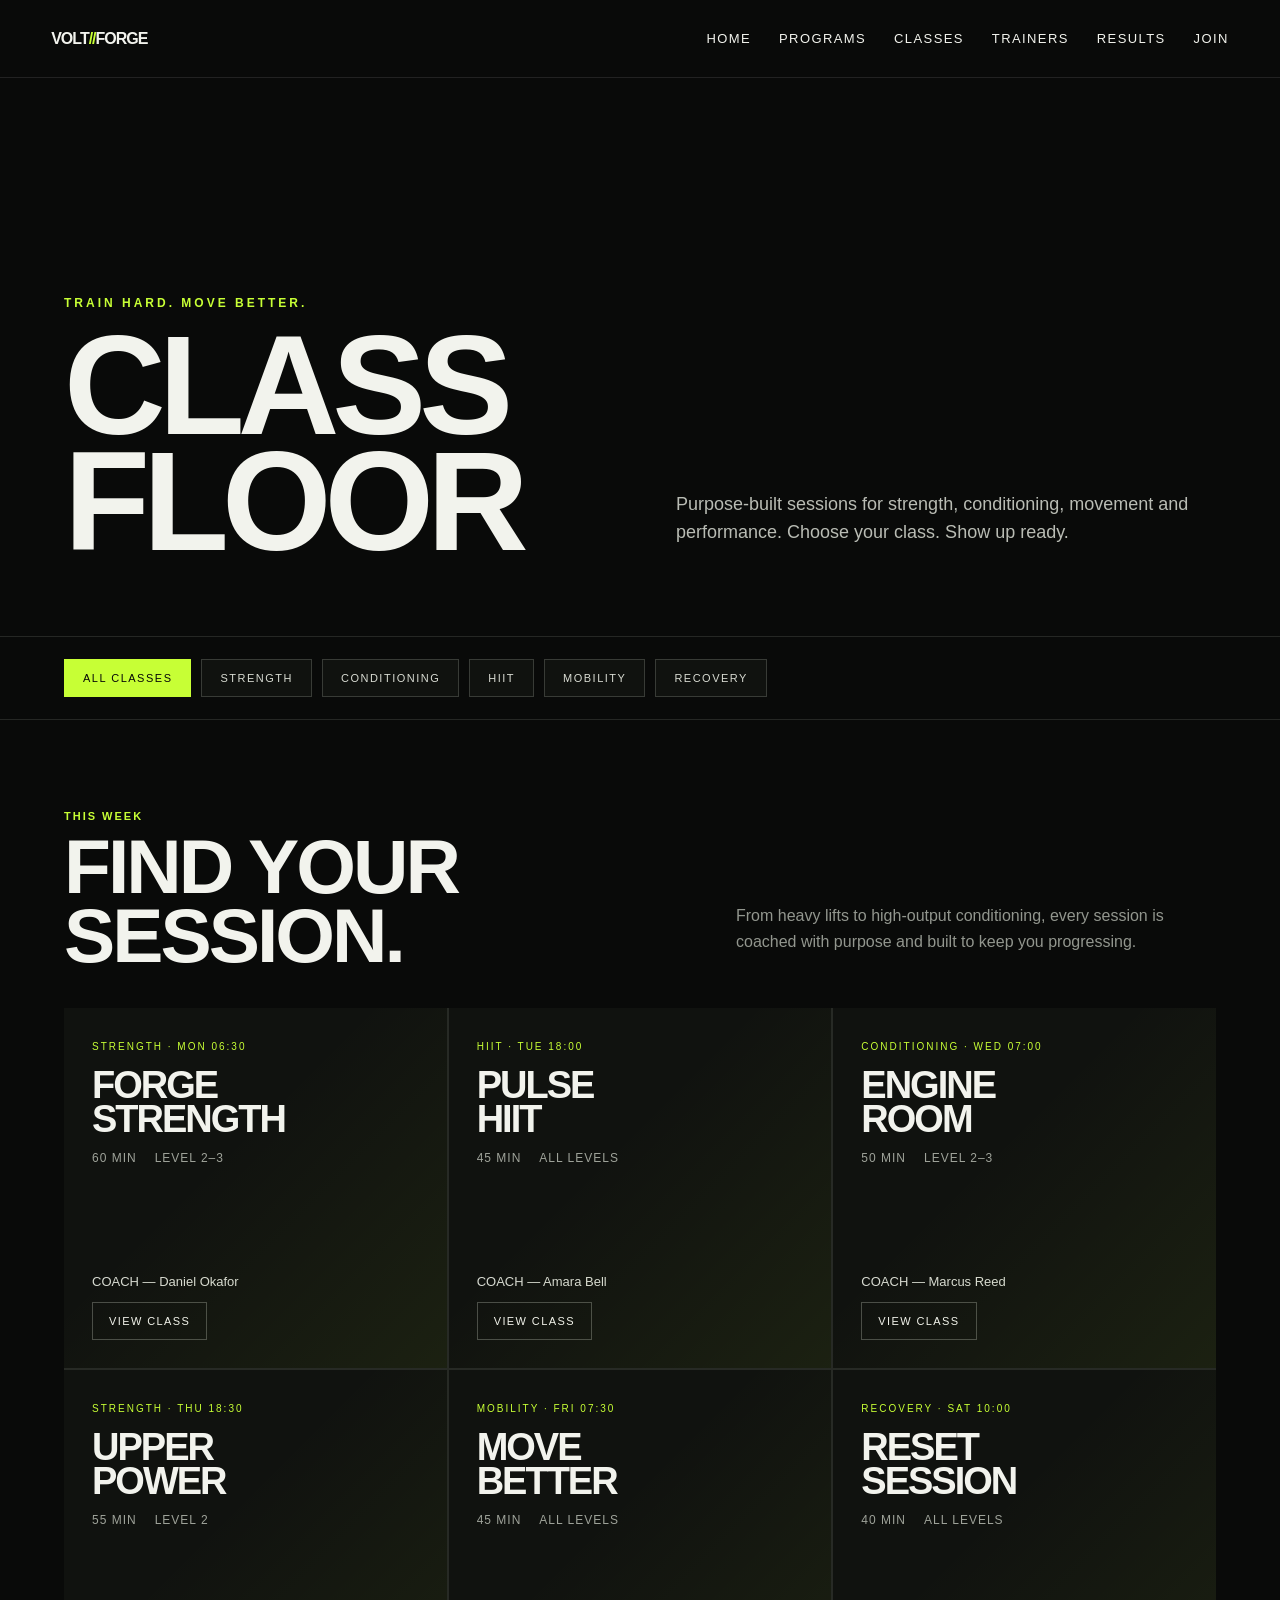
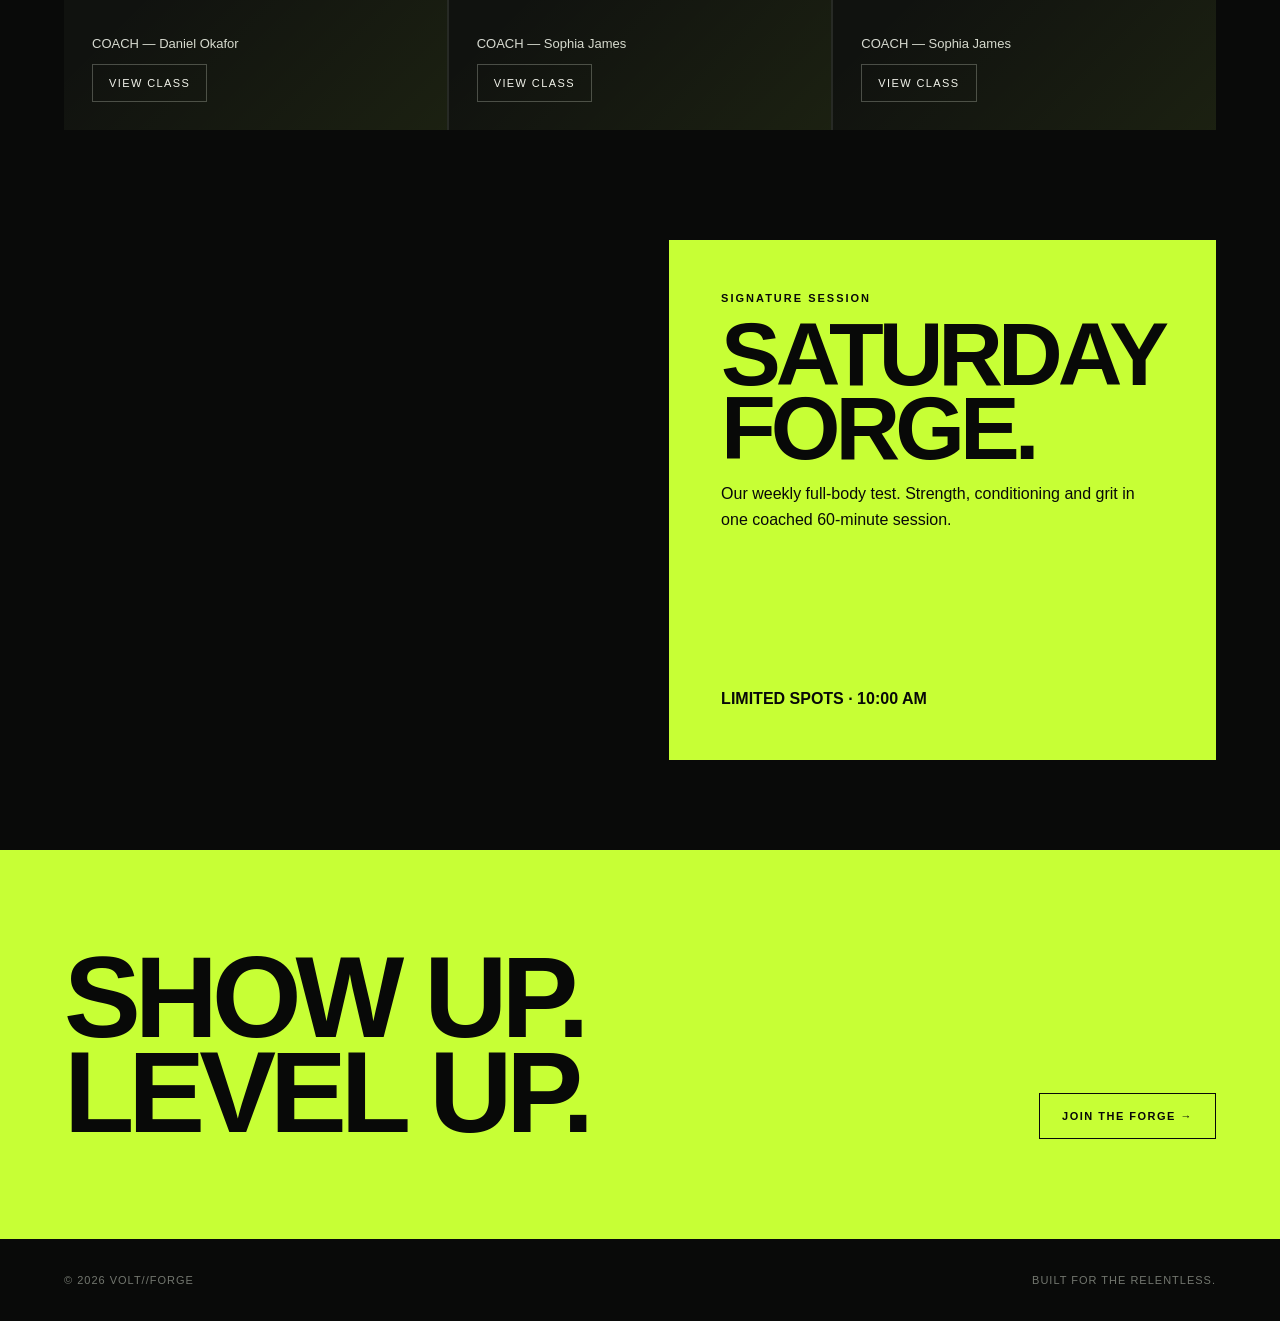
<file: classes.html>
<!doctype html>
<html lang="en">
<head>
<meta charset="utf-8">
<meta name="viewport" content="width=device-width,initial-scale=1">
<title>VOLT//FORGE — Classes</title>
<style>
*{box-sizing:border-box}html{scroll-behavior:smooth}body{margin:0;background:#090a09;color:#f2f3ed;font-family:Arial,Helvetica,sans-serif}
a{color:inherit;text-decoration:none}button{font:inherit}.nav{height:78px;padding:0 4vw;display:flex;align-items:center;justify-content:space-between;border-bottom:1px solid #222;background:#090a09;position:sticky;top:0;z-index:20}
.logo{font-weight:900;letter-spacing:-1px}.logo span{color:#c7ff35}.links{display:flex;gap:28px;font-size:13px;text-transform:uppercase;letter-spacing:1.4px}.links a:hover{color:#c7ff35}.menu{display:none;border:0;background:none;color:inherit;cursor:pointer}
.hero{min-height:62vh;padding:9vw 5vw 6vw;display:flex;align-items:end;justify-content:space-between;background:linear-gradient(90deg,#090a09 0%,#090a09dd 48%,#090a0940),url('https://images.unsplash.com/photo-1534438327276-14e5300c3a48?auto=format&fit=crop&w=2200&q=85') center/cover}
.kicker{color:#c7ff35;font-size:12px;letter-spacing:3px;font-weight:800}.hero h1{font-size:clamp(64px,11vw,170px);line-height:.82;margin:18px 0 0;letter-spacing:-7px;text-transform:uppercase}.hero p{max-width:540px;color:#b9bcb4;font-size:18px;line-height:1.6;margin:0 0 12px}
.bar{padding:22px 5vw;border-block:1px solid #252724;display:flex;gap:10px;overflow:auto}.filter{border:1px solid #383b36;background:#10120f;color:#d8dbd2;padding:12px 18px;text-transform:uppercase;font-size:11px;letter-spacing:1.5px;white-space:nowrap;cursor:pointer}.filter.active,.filter:hover{background:#c7ff35;color:#080908;border-color:#c7ff35}
.section{padding:90px 5vw}.section-head{display:flex;align-items:end;justify-content:space-between;gap:30px;margin-bottom:38px}.eyebrow{font-size:11px;color:#c7ff35;letter-spacing:2px;font-weight:800}.section h2{font-size:clamp(38px,6vw,84px);line-height:.9;letter-spacing:-3px;margin:10px 0 0;text-transform:uppercase}.muted{color:#92968e;max-width:480px;line-height:1.6}
.grid{display:grid;grid-template-columns:repeat(3,1fr);gap:2px;background:#272a25}.card{background:#10120f;min-height:360px;padding:28px;display:flex;flex-direction:column;justify-content:space-between;position:relative;overflow:hidden}.card:after{content:"";position:absolute;inset:0;background:linear-gradient(135deg,transparent 40%,#c7ff3510);pointer-events:none}.tag{font-size:10px;letter-spacing:2px;text-transform:uppercase;color:#c7ff35}.card h3{font-size:38px;line-height:.9;letter-spacing:-2px;text-transform:uppercase;margin:14px 0}.meta{display:flex;gap:18px;color:#9fa39a;font-size:12px;text-transform:uppercase;letter-spacing:1px}.coach{font-size:13px;color:#d7dad1}.card button{align-self:flex-start;border:1px solid #4a4d47;background:transparent;color:#f2f3ed;padding:12px 16px;text-transform:uppercase;font-size:11px;letter-spacing:1.4px;cursor:pointer}.card button:hover{background:#c7ff35;color:#080908;border-color:#c7ff35}
.feature{display:grid;grid-template-columns:1.3fr .7fr;min-height:520px}.feature-img{background:url('https://images.unsplash.com/photo-1581009146145-b5ef050c2e1e?auto=format&fit=crop&w=1600&q=85') center/cover}.feature-copy{padding:52px;background:#c7ff35;color:#080908;display:flex;flex-direction:column;justify-content:space-between}.feature-copy h3{font-size:clamp(48px,7vw,100px);line-height:.82;letter-spacing:-5px;margin:14px 0;text-transform:uppercase}.feature-copy p{font-size:16px;line-height:1.6;max-width:480px}.cta{padding:100px 5vw;background:#c7ff35;color:#080908;display:flex;justify-content:space-between;align-items:end;gap:40px}.cta h2{font-size:clamp(50px,9vw,130px);line-height:.82;letter-spacing:-6px;margin:0;text-transform:uppercase}.cta a{border:1px solid #080908;padding:16px 22px;text-transform:uppercase;font-size:11px;letter-spacing:1.5px;font-weight:800}
.footer{padding:35px 5vw;display:flex;justify-content:space-between;color:#73776f;font-size:11px;text-transform:uppercase;letter-spacing:1px}
.modal{position:fixed;inset:0;background:#000b;display:none;align-items:center;justify-content:center;z-index:40;padding:20px}.modal.show{display:flex}.modal-box{width:min(680px,100%);background:#11130f;border:1px solid #3b3e38;padding:36px}.close{float:right;background:none;border:0;color:#fff;font-size:25px;cursor:pointer}.modal h3{font-size:54px;line-height:.9;text-transform:uppercase;margin:30px 0 15px}.modal p{color:#aeb2a9;line-height:1.7}.book{margin-top:20px;background:#c7ff35;border:0;padding:15px 20px;font-weight:800;text-transform:uppercase;cursor:pointer}
@media(max-width:800px){.links{display:none}.links.mobile-open{display:flex;position:absolute;top:78px;left:15px;right:15px;flex-direction:column;gap:18px;padding:20px;background:#10120f;border:1px solid #30342e;z-index:30}.menu{display:block}.hero{min-height:70vh;padding:18vw 6vw 10vw}.hero h1{letter-spacing:-4px}.grid{grid-template-columns:1fr}.feature{grid-template-columns:1fr}.feature-img{min-height:400px}.section-head{display:block}.cta{display:block}.cta a{display:inline-block;margin-top:30px}.footer{display:block;line-height:2}}
</style>
</head>
<body>
<nav class="nav"><a class="logo" href="index.html">VOLT<span>//</span>FORGE</a><div class="links"><a href="index.html">Home</a><a href="programs.html">Programs</a><a class="active" href="classes.html">Classes</a><a href="trainers.html">Trainers</a><a href="results.html">Results</a><a href="join.html">Join</a></div><button class="menu" aria-label="Open menu">MENU</button></nav>

<header class="hero">
<div><div class="kicker">TRAIN HARD. MOVE BETTER.</div><h1>CLASS<br>FLOOR</h1></div>
<p>Purpose-built sessions for strength, conditioning, movement and performance. Choose your class. Show up ready.</p>
</header>

<div class="bar" id="filters">
<button class="filter active" data-filter="all">All classes</button><button class="filter" data-filter="strength">Strength</button><button class="filter" data-filter="conditioning">Conditioning</button><button class="filter" data-filter="hiit">HIIT</button><button class="filter" data-filter="mobility">Mobility</button><button class="filter" data-filter="recovery">Recovery</button>
</div>

<section class="section">
<div class="section-head"><div><div class="eyebrow">THIS WEEK</div><h2>Find your<br>session.</h2></div><p class="muted">From heavy lifts to high-output conditioning, every session is coached with purpose and built to keep you progressing.</p></div>
<div class="grid" id="classGrid">
<article class="card" data-type="strength"><div><span class="tag">Strength · Mon 06:30</span><h3>Forge<br>Strength</h3><div class="meta"><span>60 MIN</span><span>LEVEL 2–3</span></div></div><div><p class="coach">COACH — Daniel Okafor</p><button onclick="openModal('Forge Strength','Heavy compound movements, controlled volume and progressive overload.')">View class</button></div></article>
<article class="card" data-type="hiit"><div><span class="tag">HIIT · Tue 18:00</span><h3>Pulse<br>HIIT</h3><div class="meta"><span>45 MIN</span><span>ALL LEVELS</span></div></div><div><p class="coach">COACH — Amara Bell</p><button onclick="openModal('Pulse HIIT','Short, sharp intervals combining cardio, strength and athletic movement.')">View class</button></div></article>
<article class="card" data-type="conditioning"><div><span class="tag">Conditioning · Wed 07:00</span><h3>Engine<br>Room</h3><div class="meta"><span>50 MIN</span><span>LEVEL 2–3</span></div></div><div><p class="coach">COACH — Marcus Reed</p><button onclick="openModal('Engine Room','Build work capacity through sleds, carries, intervals and full-body circuits.')">View class</button></div></article>
<article class="card" data-type="strength"><div><span class="tag">Strength · Thu 18:30</span><h3>Upper<br>Power</h3><div class="meta"><span>55 MIN</span><span>LEVEL 2</span></div></div><div><p class="coach">COACH — Daniel Okafor</p><button onclick="openModal('Upper Power','A focused upper-body strength session built around pressing, pulling and loaded carries.')">View class</button></div></article>
<article class="card" data-type="mobility"><div><span class="tag">Mobility · Fri 07:30</span><h3>Move<br>Better</h3><div class="meta"><span>45 MIN</span><span>ALL LEVELS</span></div></div><div><p class="coach">COACH — Sophia James</p><button onclick="openModal('Move Better','Restore range, control and quality of movement with guided mobility work.')">View class</button></div></article>
<article class="card" data-type="recovery"><div><span class="tag">Recovery · Sat 10:00</span><h3>Reset<br>Session</h3><div class="meta"><span>40 MIN</span><span>ALL LEVELS</span></div></div><div><p class="coach">COACH — Sophia James</p><button onclick="openModal('Reset Session','Breathing, mobility and low-intensity movement designed to help you recover.')">View class</button></div></article>
</div>
</section>

<section class="section" style="padding-top:20px"><div class="feature"><div class="feature-img"></div><div class="feature-copy"><div><div class="eyebrow" style="color:#080908">SIGNATURE SESSION</div><h3>Saturday<br>Forge.</h3><p>Our weekly full-body test. Strength, conditioning and grit in one coached 60-minute session.</p></div><strong>LIMITED SPOTS · 10:00 AM</strong></div></div></section>

<section class="cta"><h2>Show up.<br>Level up.</h2><a href="join.html">Join the forge →</a></section>
<footer class="footer"><span>© 2026 VOLT//FORGE</span><span>Built for the relentless.</span></footer>

<div class="modal" id="modal"><div class="modal-box"><button class="close" onclick="closeModal()">×</button><div class="eyebrow">CLASS DETAILS</div><h3 id="modalTitle"></h3><p id="modalText"></p><button class="book" onclick="alert('Demo booking confirmed — frontend only.')">Book this class</button></div></div>
<script>
const buttons=[...document.querySelectorAll('.filter')], cards=[...document.querySelectorAll('.card')];
buttons.forEach(b=>b.onclick=()=>{buttons.forEach(x=>x.classList.remove('active'));b.classList.add('active');const f=b.dataset.filter;cards.forEach(c=>c.style.display=f==='all'||c.dataset.type===f?'flex':'none')});
function openModal(t,d){document.getElementById('modalTitle').textContent=t;document.getElementById('modalText').textContent=d;document.getElementById('modal').classList.add('show')}
function closeModal(){document.getElementById('modal').classList.remove('show')}
document.getElementById('modal').addEventListener('click',e=>{if(e.target.id==='modal')closeModal()});
const menu=document.querySelector('.menu'),links=document.querySelector('.links');menu?.addEventListener('click',()=>links?.classList.toggle('mobile-open'));links?.querySelectorAll('a').forEach(a=>a.addEventListener('click',()=>links.classList.remove('mobile-open')));</script>
</body></html>
</file>
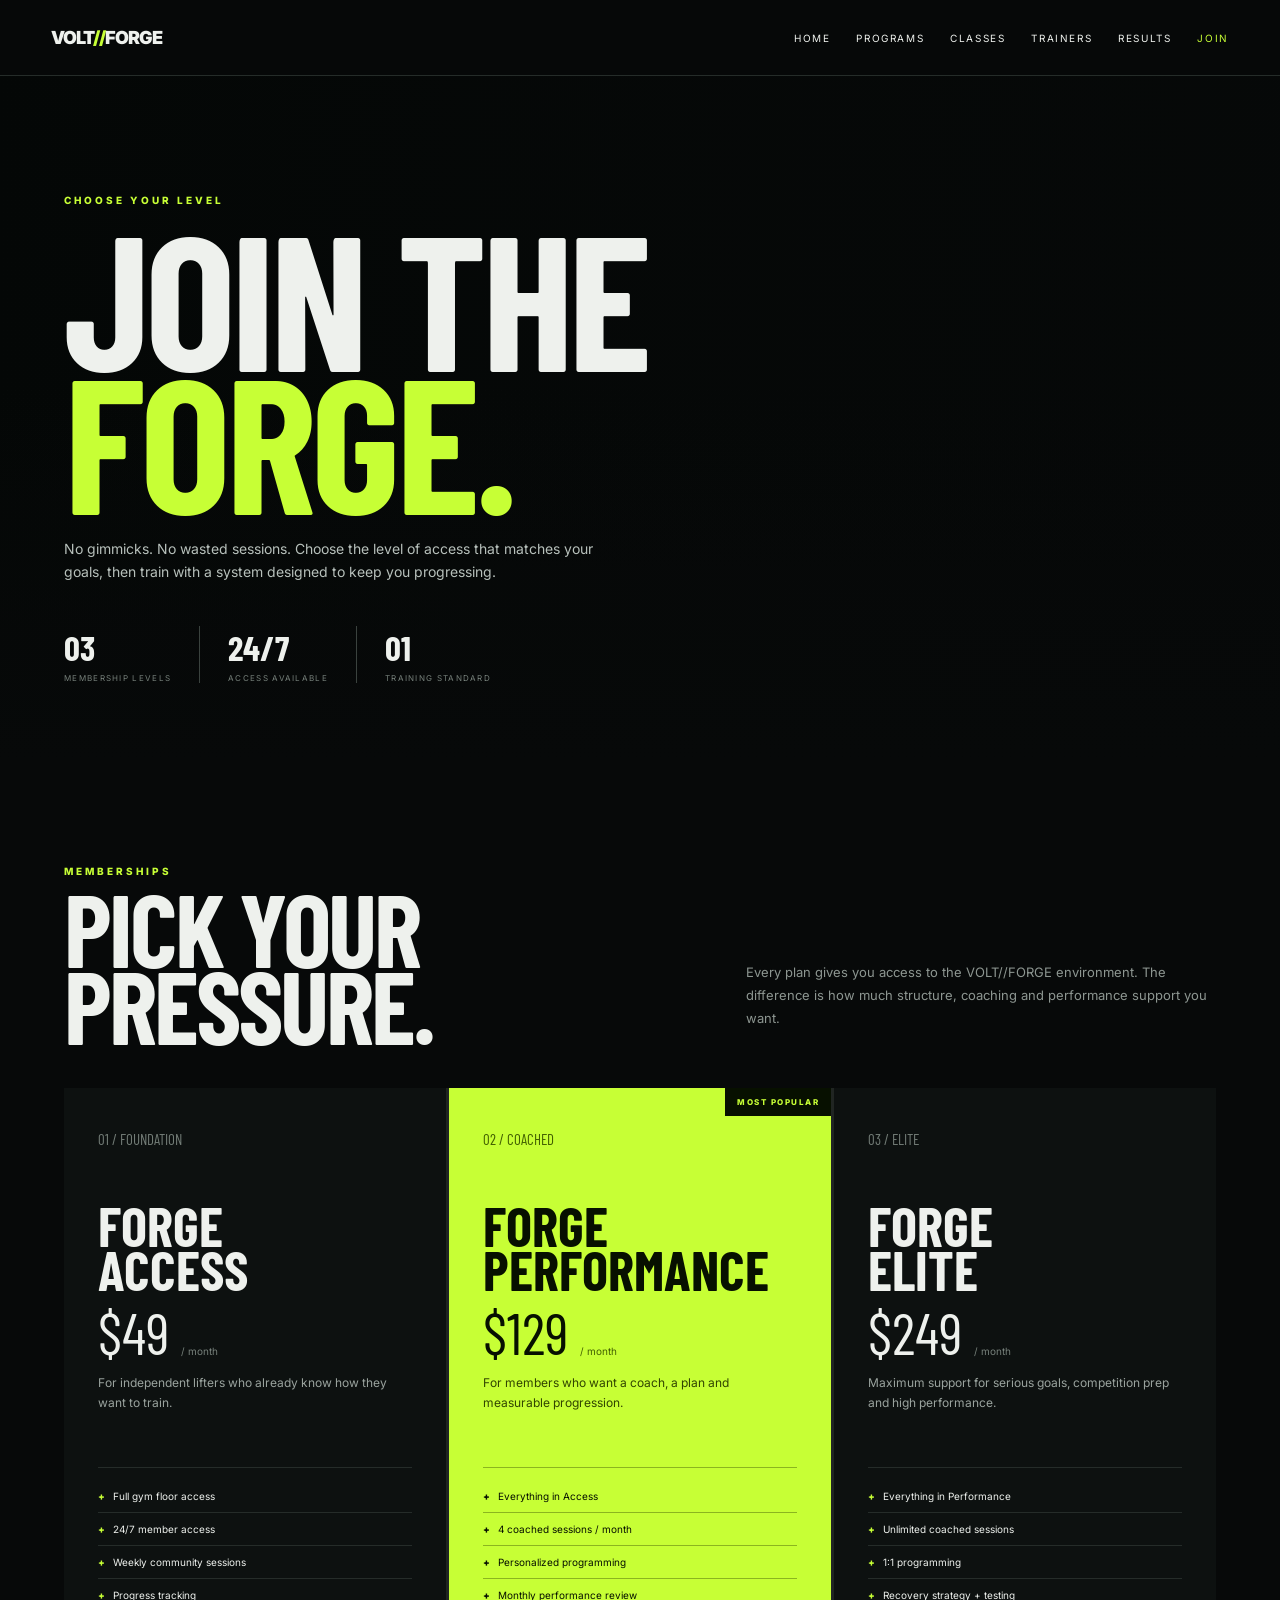
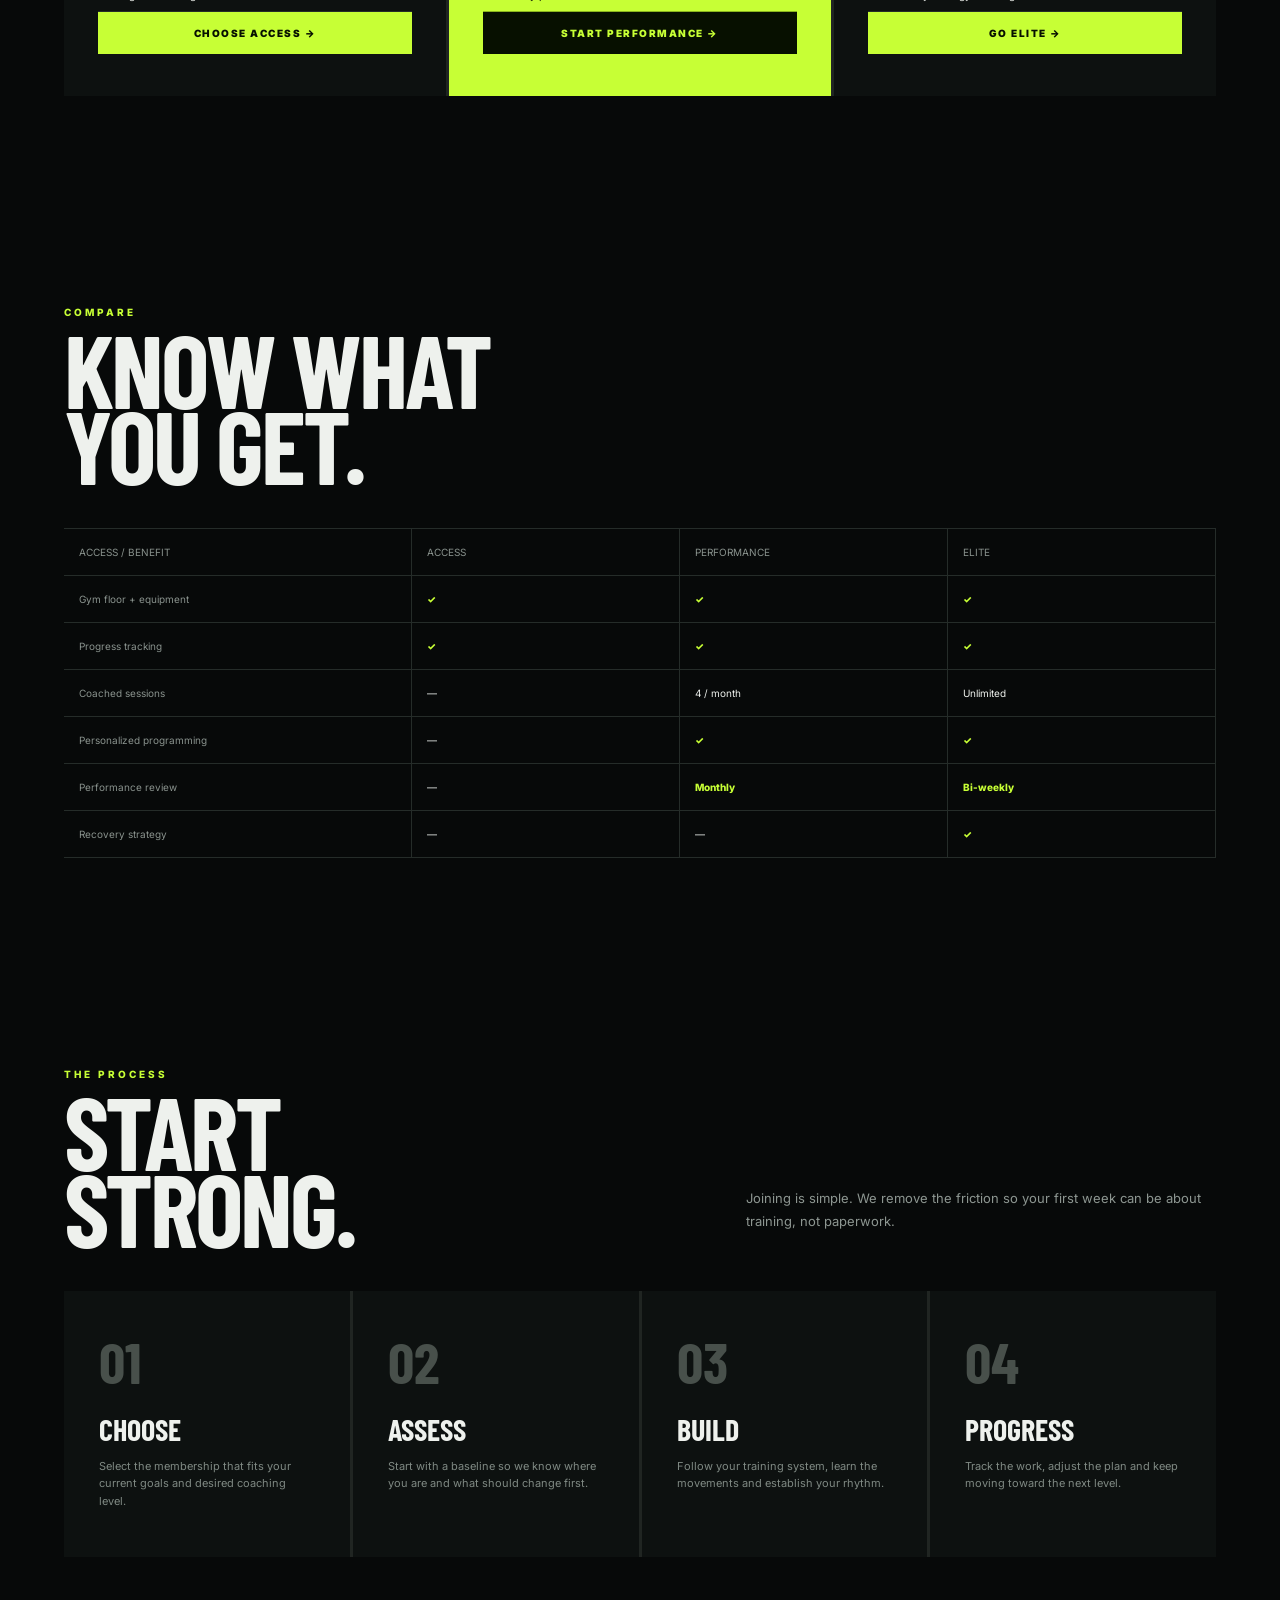
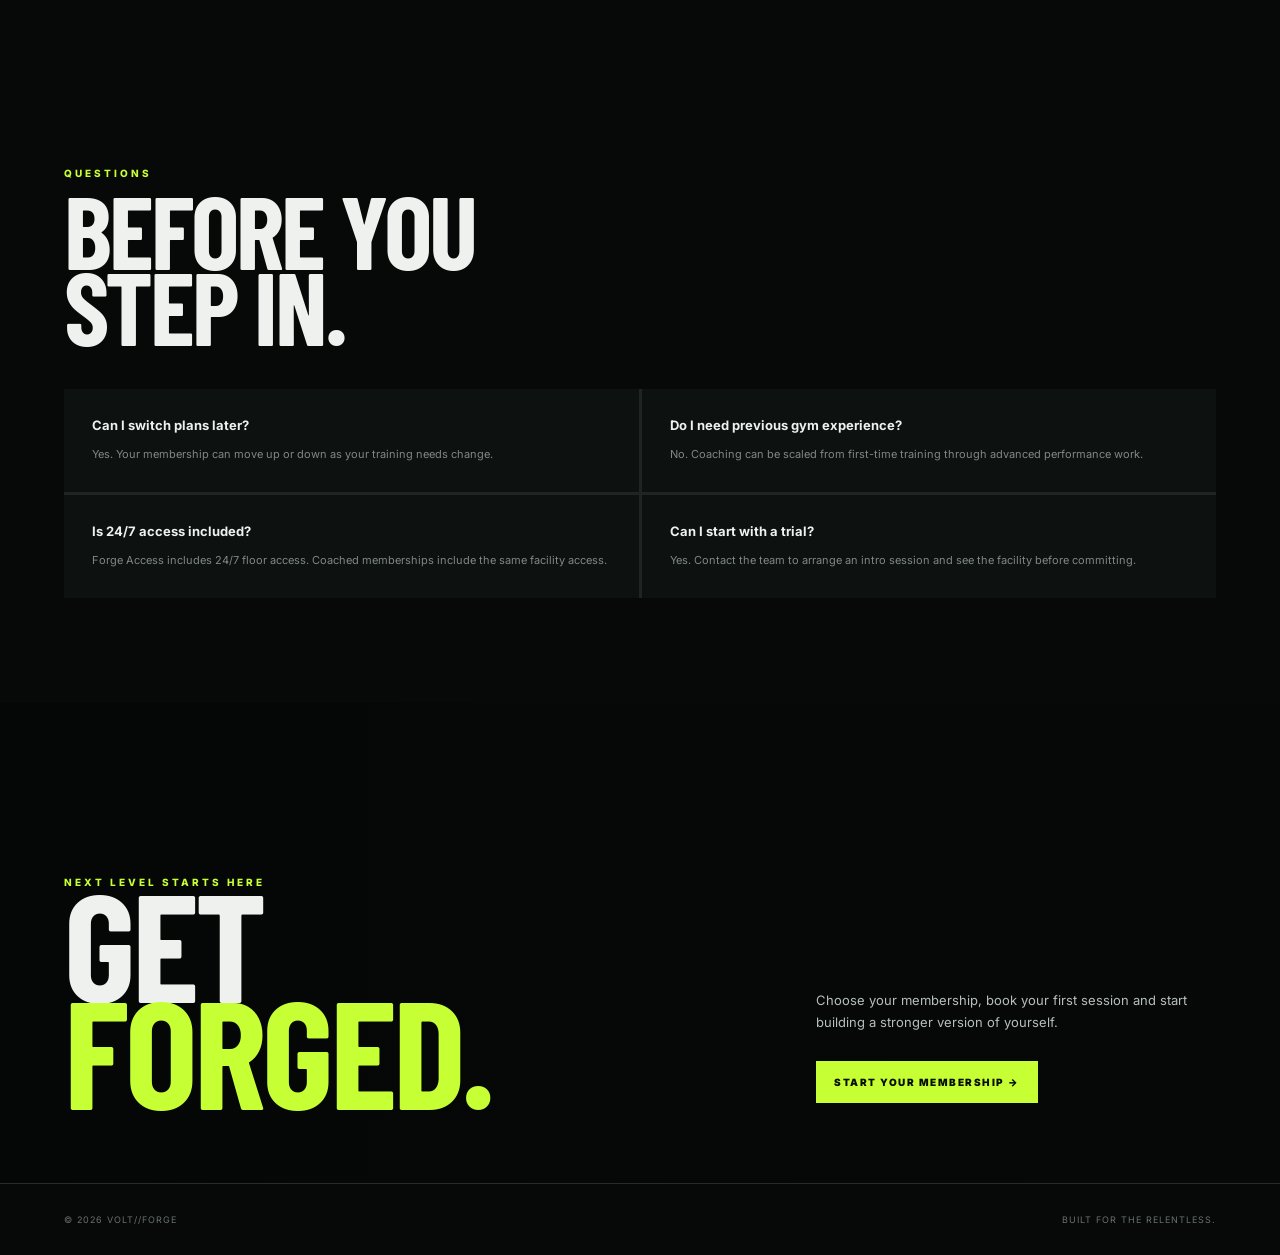
<file: join.html>
<!doctype html><html lang="en"><head><meta charset="utf-8"><meta name="viewport" content="width=device-width,initial-scale=1"><title>VOLT//FORGE — Membership</title><link rel="preconnect" href="https://fonts.googleapis.com"><link rel="preconnect" href="https://fonts.gstatic.com" crossorigin><link href="https://fonts.googleapis.com/css2?family=Barlow+Condensed:wght@500;600;700;800;900&family=Inter:wght@400;500;600;700;800&display=swap" rel="stylesheet"><style>
:root{--lime:#c7ff35;--bg:#070909;--panel:#0d1110;--line:#252c29;--muted:#8d9691}*{box-sizing:border-box}html{scroll-behavior:smooth}body{margin:0;background:var(--bg);color:#eef1ed;font-family:Inter,Arial,sans-serif}a{text-decoration:none;color:inherit}.nav{height:76px;padding:0 4vw;display:flex;align-items:center;justify-content:space-between;border-bottom:1px solid var(--line);background:rgba(7,9,9,.94);position:sticky;top:0;z-index:50;backdrop-filter:blur(12px)}.logo{font-weight:900;font-size:18px;letter-spacing:-1px}.logo span{color:var(--lime)}.links{display:flex;gap:26px;font-size:10px;text-transform:uppercase;letter-spacing:1.6px}.links a:hover,.links .active{color:var(--lime)}.menu{display:none;font-size:10px;letter-spacing:1px}.hero{min-height:76vh;padding:9vw 5vw 6vw;display:flex;align-items:flex-end;position:relative;overflow:hidden;background:linear-gradient(90deg,rgba(4,7,6,.98),rgba(4,7,6,.55),rgba(4,7,6,.3)),url('https://images.unsplash.com/photo-1534438327276-14e5300c3a48?auto=format&fit=crop&w=2400&q=90') center/cover}.hero:after{content:'';position:absolute;inset:0;background:linear-gradient(0deg,#070909 0%,transparent 55%)}.hero>*{position:relative;z-index:2}.eyebrow{color:var(--lime);font-size:10px;font-weight:800;letter-spacing:3px;text-transform:uppercase}.hero h1{font-family:'Barlow Condensed';font-size:clamp(90px,15vw,205px);line-height:.74;letter-spacing:-5px;text-transform:uppercase;margin:18px 0 28px}.hero h1 span{color:var(--lime)}.hero-copy{max-width:550px;color:#b7c0bb;font-size:14px;line-height:1.7}.hero-meta{display:flex;margin-top:42px}.hero-meta div{padding:0 28px;border-left:1px solid #3a423e}.hero-meta div:first-child{padding-left:0;border:0}.hero-meta strong{font-family:'Barlow Condensed';font-size:35px}.hero-meta small{display:block;color:#77817b;text-transform:uppercase;letter-spacing:1.3px;font-size:8px;margin-top:5px}.section{padding:105px 5vw}.head{display:flex;justify-content:space-between;align-items:end;gap:30px;margin-bottom:45px}.head h2{font-family:'Barlow Condensed';font-size:clamp(58px,8vw,105px);line-height:.75;letter-spacing:-3px;text-transform:uppercase;margin:12px 0 0}.muted{max-width:470px;color:var(--muted);font-size:13px;line-height:1.75}.plans{display:grid;grid-template-columns:repeat(3,1fr);gap:3px;background:#202522}.plan{background:var(--panel);padding:42px 34px;min-height:570px;display:flex;flex-direction:column;position:relative}.plan.featured{background:#c7ff35;color:#071000}.tag{position:absolute;top:0;right:0;padding:9px 12px;background:#071000;color:var(--lime);font-size:8px;font-weight:800;letter-spacing:1.5px;text-transform:uppercase}.featured .tag{background:#071000;color:var(--lime)}.plan-num{font-family:'Barlow Condensed';font-size:15px;color:#727c76}.featured .plan-num{color:#426000}.plan h3{font-family:'Barlow Condensed';font-size:55px;line-height:.8;text-transform:uppercase;margin:55px 0 12px}.price{font-family:'Barlow Condensed';font-size:58px;line-height:1}.price span{font-family:Inter;font-size:10px;color:#77817b}.featured .price span{color:#426000}.plan p{color:#9aa39e;font-size:12px;line-height:1.7;min-height:60px}.featured p{color:#314500}.features{border-top:1px solid var(--line);margin-top:22px;padding-top:12px}.featured .features{border-color:#8bb51f}.features div{padding:10px 0;border-bottom:1px solid var(--line);font-size:10px}.featured .features div{border-color:#8bb51f}.features div:before{content:'+';color:var(--lime);font-weight:800;margin-right:8px}.featured .features div:before{color:#071000}.btn{margin-top:auto;padding:15px 18px;text-align:center;background:var(--lime);color:#071000;font-size:10px;font-weight:900;letter-spacing:1.5px;text-transform:uppercase}.featured .btn{background:#071000;color:var(--lime)}.compare{display:grid;grid-template-columns:1.3fr repeat(3,1fr);border-top:1px solid var(--line)}.compare div{padding:17px 15px;border-right:1px solid var(--line);border-bottom:1px solid var(--line);font-size:10px}.compare .label{color:#89928d}.compare .yes{color:var(--lime);font-weight:800}.method{display:grid;grid-template-columns:repeat(4,1fr);gap:3px;background:#202522}.step{background:var(--panel);padding:35px;min-height:230px}.step strong{font-family:'Barlow Condensed';font-size:58px;color:#48504b}.step h3{font-family:'Barlow Condensed';font-size:30px;text-transform:uppercase;margin:15px 0 8px}.step p{font-size:11px;color:#7f8983;line-height:1.6}.faq{display:grid;grid-template-columns:1fr 1fr;gap:3px;background:#202522}.faq article{background:var(--panel);padding:28px}.faq h3{font-size:13px;margin:0 0 12px}.faq p{font-size:11px;color:#7f8983;line-height:1.7;margin:0}.cta{min-height:480px;padding:80px 5vw;display:flex;align-items:end;justify-content:space-between;gap:40px;background:linear-gradient(90deg,rgba(4,7,6,.96),rgba(4,7,6,.35)),url('https://images.unsplash.com/photo-1581009146145-b5ef050c2e1e?auto=format&fit=crop&w=2200&q=90') center/cover}.cta h2{font-family:'Barlow Condensed';font-size:clamp(75px,12vw,160px);line-height:.7;letter-spacing:-4px;text-transform:uppercase;margin:0}.cta h2 span{color:var(--lime)}.cta p{max-width:400px;color:#b6bfba;font-size:13px;line-height:1.7}.cta .btn{display:inline-block;margin-top:14px}.footer{padding:30px 5vw;border-top:1px solid var(--line);display:flex;justify-content:space-between;color:#68716c;font-size:9px;letter-spacing:1px;text-transform:uppercase}.reveal{opacity:0;transform:translateY(22px);transition:.7s}.reveal.visible{opacity:1;transform:none}
@media(max-width:900px){.links{display:none}.links.mobile-open{display:flex;position:absolute;top:76px;left:15px;right:15px;flex-direction:column;gap:18px;padding:20px;background:#0d1110;border:1px solid #303632;z-index:60}.menu{display:block}.plans{grid-template-columns:1fr}.plan{min-height:500px}.compare{grid-template-columns:1.4fr repeat(3,1fr);overflow:auto}.method{grid-template-columns:1fr 1fr}.faq{grid-template-columns:1fr}.head{display:block}.muted{margin-top:20px}.cta{display:block;padding-top:120px}.cta p{margin-top:35px}}@media(max-width:600px){.nav{height:65px;padding:0 15px}.hero{min-height:690px;padding:110px 15px 45px}.hero h1{font-size:82px;letter-spacing:-2px}.hero-meta{display:grid;grid-template-columns:1fr 1fr;gap:20px}.hero-meta div{padding-left:14px}.section{padding:70px 15px}.head h2{font-size:62px}.plan{padding:32px 22px}.plan h3{font-size:48px}.compare{font-size:9px}.method{display:block}.step{margin-bottom:3px}.cta{padding:100px 15px 55px;min-height:510px}.cta h2{font-size:88px}.footer{display:block;line-height:2.2;padding:25px 15px}}
</style></head><body><nav class="nav"><a class="logo" href="index.html">VOLT<span>//</span>FORGE</a><div class="links"><a href="index.html">Home</a><a href="programs.html">Programs</a><a href="classes.html">Classes</a><a href="trainers.html">Trainers</a><a href="results.html">Results</a><a class="active" href="join.html">Join</a></div><button class="menu" aria-label="Open menu" type="button">MENU</button></nav>
<header class="hero"><div><div class="eyebrow">CHOOSE YOUR LEVEL</div><h1>JOIN THE<br><span>FORGE.</span></h1><p class="hero-copy">No gimmicks. No wasted sessions. Choose the level of access that matches your goals, then train with a system designed to keep you progressing.</p><div class="hero-meta"><div><strong>03</strong><small>Membership levels</small></div><div><strong>24/7</strong><small>Access available</small></div><div><strong>01</strong><small>Training standard</small></div></div></div></header>
<section class="section reveal"><div class="head"><div><div class="eyebrow">MEMBERSHIPS</div><h2>Pick your<br>pressure.</h2></div><p class="muted">Every plan gives you access to the VOLT//FORGE environment. The difference is how much structure, coaching and performance support you want.</p></div><div class="plans"><article class="plan"><span class="plan-num">01 / FOUNDATION</span><h3>Forge<br>Access</h3><div class="price">$49 <span>/ month</span></div><p>For independent lifters who already know how they want to train.</p><div class="features"><div>Full gym floor access</div><div>24/7 member access</div><div>Weekly community sessions</div><div>Progress tracking</div></div><a class="btn" href="#signup">Choose Access →</a></article><article class="plan featured"><span class="tag">MOST POPULAR</span><span class="plan-num">02 / COACHED</span><h3>Forge<br>Performance</h3><div class="price">$129 <span>/ month</span></div><p>For members who want a coach, a plan and measurable progression.</p><div class="features"><div>Everything in Access</div><div>4 coached sessions / month</div><div>Personalized programming</div><div>Monthly performance review</div></div><a class="btn" href="#signup">Start Performance →</a></article><article class="plan"><span class="plan-num">03 / ELITE</span><h3>Forge<br>Elite</h3><div class="price">$249 <span>/ month</span></div><p>Maximum support for serious goals, competition prep and high performance.</p><div class="features"><div>Everything in Performance</div><div>Unlimited coached sessions</div><div>1:1 programming</div><div>Recovery strategy + testing</div></div><a class="btn" href="#signup">Go Elite →</a></article></div></section>
<section class="section reveal"><div class="head"><div><div class="eyebrow">COMPARE</div><h2>Know what<br>you get.</h2></div></div><div class="compare"><div class="label">ACCESS / BENEFIT</div><div class="label">ACCESS</div><div class="label">PERFORMANCE</div><div class="label">ELITE</div><div class="label">Gym floor + equipment</div><div class="yes">✓</div><div class="yes">✓</div><div class="yes">✓</div><div class="label">Progress tracking</div><div class="yes">✓</div><div class="yes">✓</div><div class="yes">✓</div><div class="label">Coached sessions</div><div>—</div><div>4 / month</div><div>Unlimited</div><div class="label">Personalized programming</div><div>—</div><div class="yes">✓</div><div class="yes">✓</div><div class="label">Performance review</div><div>—</div><div class="yes">Monthly</div><div class="yes">Bi-weekly</div><div class="label">Recovery strategy</div><div>—</div><div>—</div><div class="yes">✓</div></div></section>
<section class="section reveal"><div class="head"><div><div class="eyebrow">THE PROCESS</div><h2>Start<br>strong.</h2></div><p class="muted">Joining is simple. We remove the friction so your first week can be about training, not paperwork.</p></div><div class="method"><article class="step"><strong>01</strong><h3>Choose</h3><p>Select the membership that fits your current goals and desired coaching level.</p></article><article class="step"><strong>02</strong><h3>Assess</h3><p>Start with a baseline so we know where you are and what should change first.</p></article><article class="step"><strong>03</strong><h3>Build</h3><p>Follow your training system, learn the movements and establish your rhythm.</p></article><article class="step"><strong>04</strong><h3>Progress</h3><p>Track the work, adjust the plan and keep moving toward the next level.</p></article></div></section>
<section class="section reveal"><div class="head"><div><div class="eyebrow">QUESTIONS</div><h2>Before you<br>step in.</h2></div></div><div class="faq"><article><h3>Can I switch plans later?</h3><p>Yes. Your membership can move up or down as your training needs change.</p></article><article><h3>Do I need previous gym experience?</h3><p>No. Coaching can be scaled from first-time training through advanced performance work.</p></article><article><h3>Is 24/7 access included?</h3><p>Forge Access includes 24/7 floor access. Coached memberships include the same facility access.</p></article><article><h3>Can I start with a trial?</h3><p>Yes. Contact the team to arrange an intro session and see the facility before committing.</p></article></div></section>
<section class="cta" id="signup"><div><div class="eyebrow">NEXT LEVEL STARTS HERE</div><h2>GET<br><span>FORGED.</span></h2></div><div><p>Choose your membership, book your first session and start building a stronger version of yourself.</p><a class="btn" href="index.html#contact">Start your membership →</a></div></section><footer class="footer"><span>© 2026 VOLT//FORGE</span><span>BUILT FOR THE RELENTLESS.</span></footer>
<script>const r=document.querySelectorAll('.reveal');const io=new IntersectionObserver(es=>es.forEach(e=>{if(e.isIntersecting){e.target.classList.add('visible');io.unobserve(e.target)}}),{threshold:.1});r.forEach(e=>io.observe(e));const menu=document.querySelector('.menu'),links=document.querySelector('.links');menu?.addEventListener('click',()=>links.classList.toggle('mobile-open'));links?.querySelectorAll('a').forEach(a=>a.addEventListener('click',()=>links.classList.remove('mobile-open')));</script></body></html>
</file>
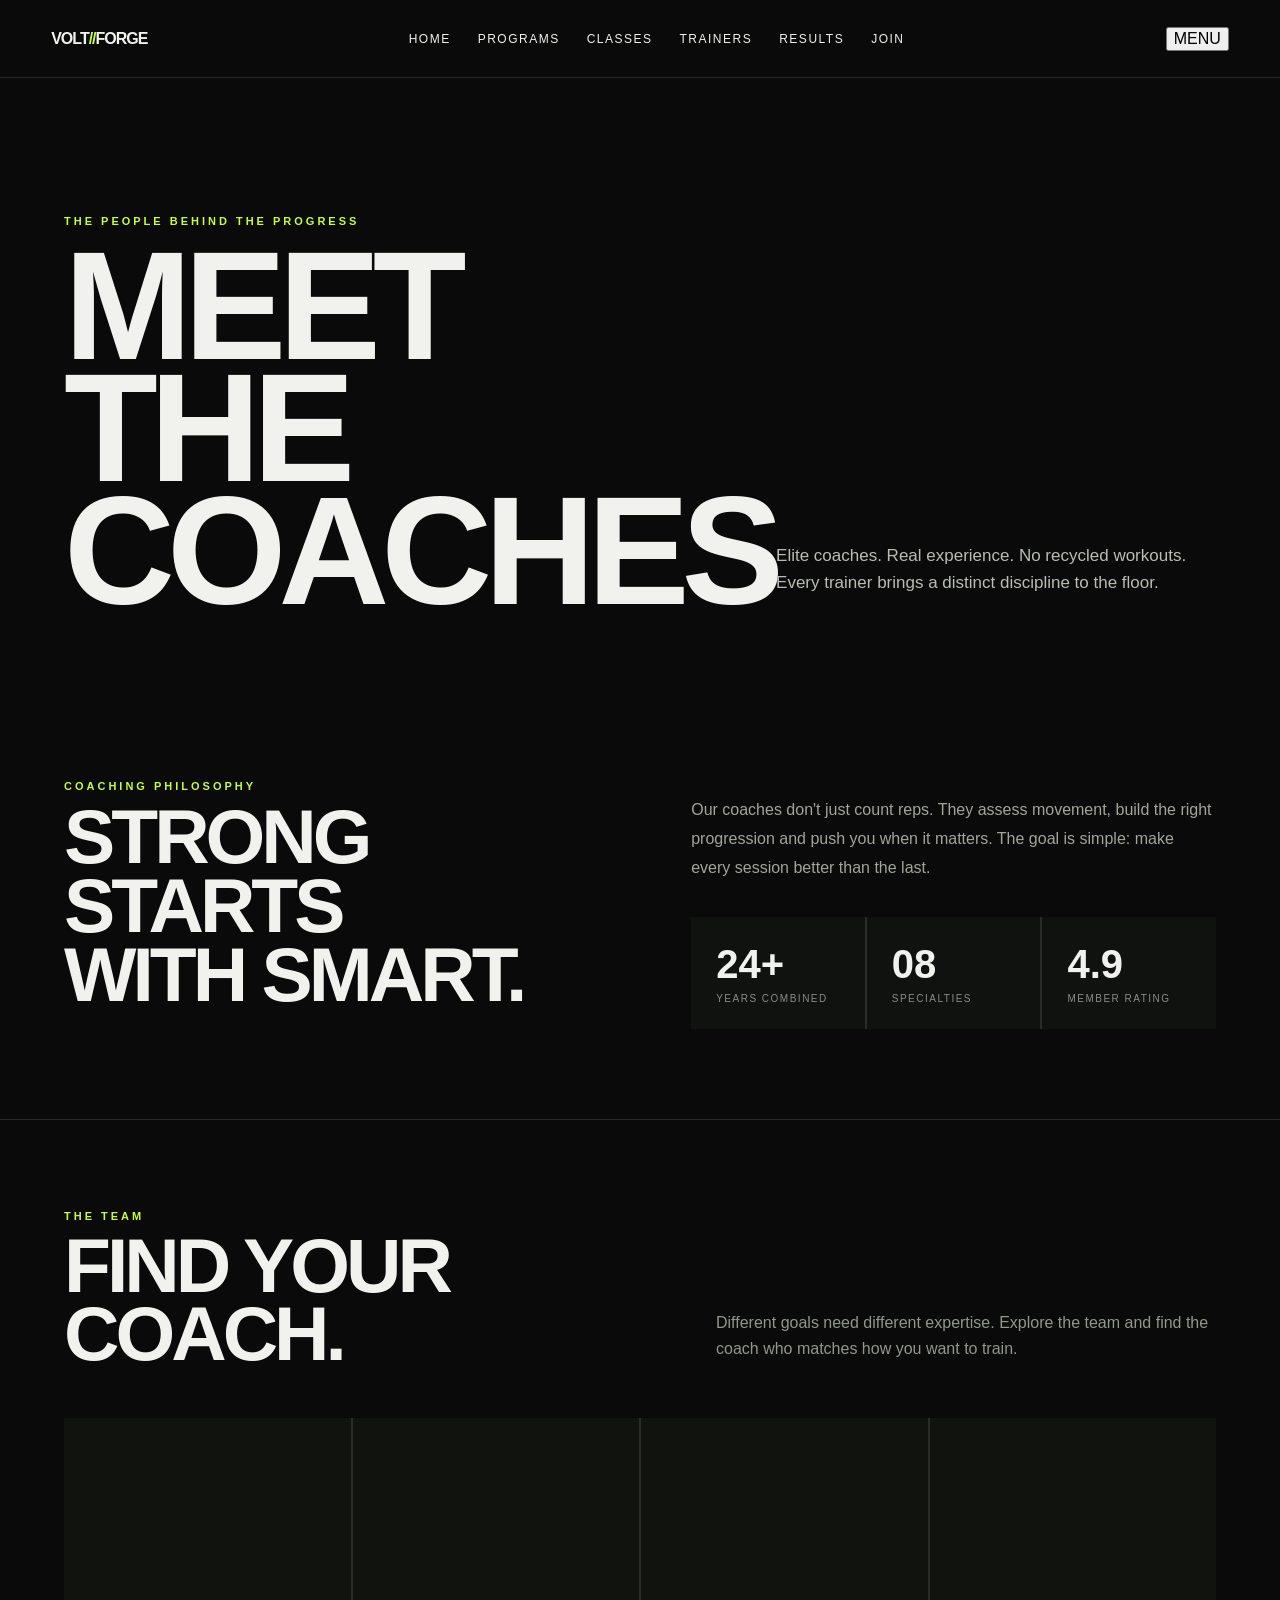
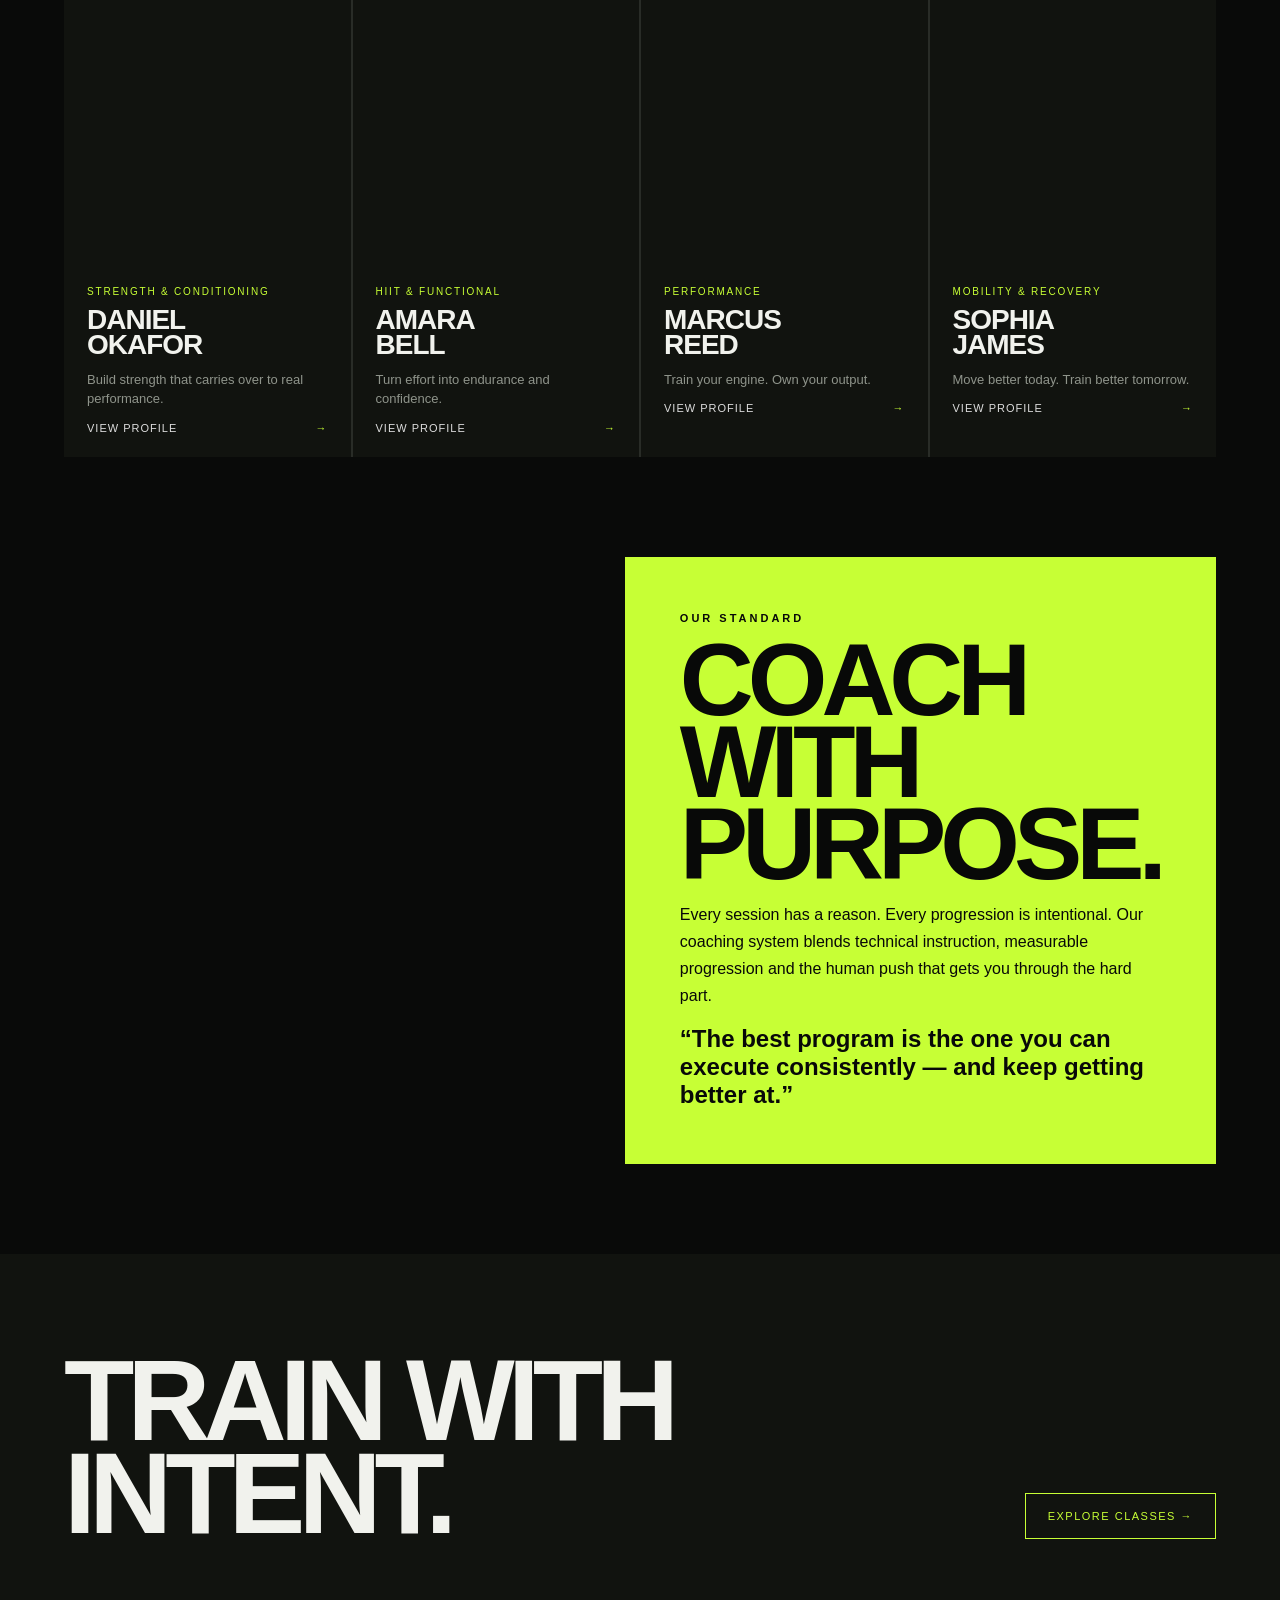
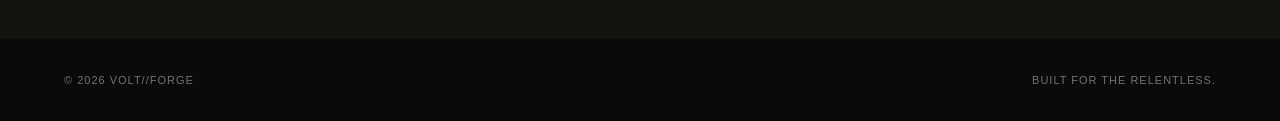
<file: trainers.html>
<!doctype html>
<html lang="en">
<head>
<meta charset="utf-8">
<meta name="viewport" content="width=device-width,initial-scale=1">
<title>VOLT//FORGE — Trainers</title>
<style>
*{box-sizing:border-box}html{scroll-behavior:smooth}body{margin:0;background:#090a09;color:#f1f2ed;font-family:Arial,Helvetica,sans-serif}a{color:inherit;text-decoration:none}button{font:inherit}
.nav{height:78px;padding:0 4vw;display:flex;align-items:center;justify-content:space-between;border-bottom:1px solid #252824;background:#090a09;position:sticky;top:0;z-index:20}.logo{font-weight:900;letter-spacing:-1px}.logo span{color:#c7ff35}.links{display:flex;gap:27px;font-size:12px;text-transform:uppercase;letter-spacing:1.5px}.links a:hover{color:#c7ff35}
.hero{min-height:68vh;padding:9vw 5vw 6vw;display:flex;align-items:end;justify-content:space-between;background:linear-gradient(90deg,#090a09 0%,#090a09d9 44%,#090a0930),url('https://images.unsplash.com/photo-1571019613454-1cb2f99b2d8b?auto=format&fit=crop&w=2200&q=85') center/cover}.kicker,.eyebrow{color:#c7ff35;font-size:11px;letter-spacing:3px;font-weight:800}.hero h1{font-size:clamp(70px,12vw,180px);line-height:.8;letter-spacing:-8px;margin:18px 0 0;text-transform:uppercase}.hero p{max-width:470px;color:#b9bdb5;font-size:17px;line-height:1.6}
.intro{padding:90px 5vw;display:grid;grid-template-columns:1fr 1fr;gap:8vw;border-bottom:1px solid #242722}.intro h2{font-size:clamp(40px,6vw,82px);line-height:.9;letter-spacing:-4px;margin:10px 0;text-transform:uppercase}.intro p{color:#a1a59c;line-height:1.8;max-width:570px}.statrow{display:grid;grid-template-columns:repeat(3,1fr);gap:2px;background:#292c27;margin-top:35px}.stat{background:#10120f;padding:25px}.stat strong{font-size:40px}.stat span{display:block;color:#888d84;font-size:10px;text-transform:uppercase;letter-spacing:1.5px;margin-top:6px}
.section{padding:90px 5vw}.sectionhead{display:flex;justify-content:space-between;align-items:end;margin-bottom:40px;gap:30px}.section h2{font-size:clamp(42px,6vw,84px);line-height:.88;letter-spacing:-4px;text-transform:uppercase;margin:10px 0}.muted{color:#92978e;max-width:500px;line-height:1.6}
.trainers{display:grid;grid-template-columns:repeat(4,1fr);gap:2px;background:#292c27}.trainer{background:#11130f;cursor:pointer;overflow:hidden}.photo{height:440px;background-size:cover;background-position:center;filter:grayscale(25%);transition:.45s}.trainer:hover .photo{transform:scale(1.04);filter:grayscale(0)}.info{padding:23px}.info h3{font-size:28px;line-height:.9;margin:8px 0;text-transform:uppercase;letter-spacing:-1px}.role{font-size:10px;color:#c7ff35;letter-spacing:1.8px;text-transform:uppercase}.info p{color:#8f948b;font-size:13px;line-height:1.5}.profile{display:flex;justify-content:space-between;align-items:center;color:#ddd;font-size:11px;text-transform:uppercase;letter-spacing:1px}.profile span{color:#c7ff35}
.feature{display:grid;grid-template-columns:1fr 1fr;min-height:600px}.featureimage{background:url('https://images.unsplash.com/photo-1534367507877-0edd93bd013b?auto=format&fit=crop&w=1800&q=85') center/cover}.featurecopy{padding:55px;background:#c7ff35;color:#080908;display:flex;flex-direction:column;justify-content:space-between}.featurecopy h3{font-size:clamp(55px,8vw,115px);line-height:.8;letter-spacing:-6px;margin:15px 0;text-transform:uppercase}.featurecopy p{max-width:480px;line-height:1.7}.quote{font-size:24px;font-weight:700;max-width:520px}
.cta{padding:100px 5vw;background:#11130f;display:flex;justify-content:space-between;align-items:end;gap:30px}.cta h2{font-size:clamp(55px,9vw,135px);line-height:.8;letter-spacing:-7px;margin:0;text-transform:uppercase}.cta a{border:1px solid #c7ff35;color:#c7ff35;padding:16px 22px;font-size:11px;letter-spacing:1.5px;text-transform:uppercase}
.footer{padding:35px 5vw;color:#70756c;font-size:11px;letter-spacing:1px;text-transform:uppercase;display:flex;justify-content:space-between}
.modal{position:fixed;inset:0;background:#000c;display:none;align-items:center;justify-content:center;padding:20px;z-index:50}.modal.show{display:flex}.box{width:min(760px,100%);background:#11130f;border:1px solid #3c4039;padding:38px}.close{float:right;border:0;background:none;color:#fff;font-size:26px;cursor:pointer}.box h3{font-size:60px;line-height:.82;text-transform:uppercase;letter-spacing:-4px;margin:35px 0 15px}.box p{color:#aeb2a8;line-height:1.7}.chips{display:flex;gap:8px;flex-wrap:wrap;margin:22px 0}.chip{border:1px solid #3b4038;padding:9px 12px;color:#c7ff35;font-size:10px;text-transform:uppercase;letter-spacing:1px}
@media(max-width:950px){.trainers{grid-template-columns:repeat(2,1fr)}.intro,.feature{grid-template-columns:1fr}.hero{min-height:70vh}.featureimage{min-height:480px}}
@media(max-width:650px){.links{display:none}.links.mobile-open{display:flex;position:absolute;top:78px;left:15px;right:15px;flex-direction:column;gap:18px;padding:20px;background:#10120f;border:1px solid #30342e;z-index:30}.trainers{grid-template-columns:1fr}.photo{height:500px}.statrow{grid-template-columns:1fr}.sectionhead{display:block}.cta{display:block}.cta a{display:inline-block;margin-top:30px}.footer{display:block;line-height:2}}
</style>
</head>
<body>
<nav class="nav"><a class="logo" href="index.html">VOLT<span>//</span>FORGE</a><div class="links"><a href="index.html">Home</a><a href="programs.html">Programs</a><a href="classes.html">Classes</a><a class="active" href="trainers.html">Trainers</a><a href="results.html">Results</a><a href="join.html">Join</a></div><button class="menu" aria-label="Open menu">MENU</button></nav>

<header class="hero"><div><div class="kicker">THE PEOPLE BEHIND THE PROGRESS</div><h1>MEET<br>THE COACHES</h1></div><p>Elite coaches. Real experience. No recycled workouts. Every trainer brings a distinct discipline to the floor.</p></header>

<section class="intro"><div><div class="eyebrow">COACHING PHILOSOPHY</div><h2>Strong<br>starts<br>with smart.</h2></div><div><p>Our coaches don't just count reps. They assess movement, build the right progression and push you when it matters. The goal is simple: make every session better than the last.</p><div class="statrow"><div class="stat"><strong>24+</strong><span>Years combined</span></div><div class="stat"><strong>08</strong><span>Specialties</span></div><div class="stat"><strong>4.9</strong><span>Member rating</span></div></div></div></section>

<section class="section"><div class="sectionhead"><div><div class="eyebrow">THE TEAM</div><h2>Find your<br>coach.</h2></div><p class="muted">Different goals need different expertise. Explore the team and find the coach who matches how you want to train.</p></div>
<div class="trainers">
<article class="trainer" onclick="openProfile('Daniel Okafor','STRENGTH & CONDITIONING','Progressive strength, barbell technique and athletic performance.','Strength · Power · Performance','8 years')"><div class="photo" style="background-image:url('https://images.unsplash.com/photo-1567013127542-490d757e51fc?auto=format&fit=crop&w=1100&q=85')"></div><div class="info"><span class="role">Strength & Conditioning</span><h3>Daniel<br>Okafor</h3><p>Build strength that carries over to real performance.</p><div class="profile">View profile <span>→</span></div></div></article>
<article class="trainer" onclick="openProfile('Amara Bell','HIIT & FUNCTIONAL TRAINING','High-output sessions designed to improve conditioning without sacrificing movement quality.','HIIT · Conditioning · Fat Loss','6 years')"><div class="photo" style="background-image:url('https://images.unsplash.com/photo-1609899537878-88d5ba429bdb?auto=format&fit=crop&w=1100&q=85')"></div><div class="info"><span class="role">HIIT & Functional</span><h3>Amara<br>Bell</h3><p>Turn effort into endurance and confidence.</p><div class="profile">View profile <span>→</span></div></div></article>
<article class="trainer" onclick="openProfile('Marcus Reed','PERFORMANCE COACH','Conditioning, speed and power for members who want to perform at a higher level.','Speed · Power · Engine','10 years')"><div class="photo" style="background-image:url('https://images.unsplash.com/photo-1583454110551-21f2fa2afe61?auto=format&fit=crop&w=1100&q=85')"></div><div class="info"><span class="role">Performance</span><h3>Marcus<br>Reed</h3><p>Train your engine. Own your output.</p><div class="profile">View profile <span>→</span></div></div></article>
<article class="trainer" onclick="openProfile('Sophia James','MOBILITY & RECOVERY','Movement quality, mobility and recovery sessions for stronger training longevity.','Mobility · Recovery · Yoga','7 years')"><div class="photo" style="background-image:url('https://images.unsplash.com/photo-1518611012118-696072aa579a?auto=format&fit=crop&w=1100&q=85')"></div><div class="info"><span class="role">Mobility & Recovery</span><h3>Sophia<br>James</h3><p>Move better today. Train better tomorrow.</p><div class="profile">View profile <span>→</span></div></div></article>
</div></section>

<section class="section" style="padding-top:10px"><div class="feature"><div class="featureimage"></div><div class="featurecopy"><div><div class="eyebrow" style="color:#080908">OUR STANDARD</div><h3>Coach<br>with<br>purpose.</h3><p>Every session has a reason. Every progression is intentional. Our coaching system blends technical instruction, measurable progression and the human push that gets you through the hard part.</p></div><div class="quote">“The best program is the one you can execute consistently — and keep getting better at.”</div></div></div></section>

<section class="cta"><h2>Train with<br>intent.</h2><a href="classes.html">Explore classes →</a></section>
<footer class="footer"><span>© 2026 VOLT//FORGE</span><span>Built for the relentless.</span></footer>

<div class="modal" id="modal"><div class="box"><button class="close" onclick="closeProfile()">×</button><div class="eyebrow">COACH PROFILE</div><h3 id="name"></h3><div class="role" id="role"></div><p id="desc"></p><div class="chips"><span class="chip" id="spec"></span><span class="chip" id="exp"></span></div><a href="classes.html" class="chip" style="display:inline-block">View schedule →</a></div></div>
<script>
function openProfile(n,r,d,s,e){name.textContent=n;role.textContent=r;desc.textContent=d;spec.textContent=s;exp.textContent=e;modal.classList.add('show')}
function closeProfile(){modal.classList.remove('show')}
modal.addEventListener('click',e=>{if(e.target===modal)closeProfile()})
const menu=document.querySelector('.menu'),links=document.querySelector('.links');menu?.addEventListener('click',()=>links?.classList.toggle('mobile-open'));links?.querySelectorAll('a').forEach(a=>a.addEventListener('click',()=>links.classList.remove('mobile-open')));</script>
</body></html>
</file>
